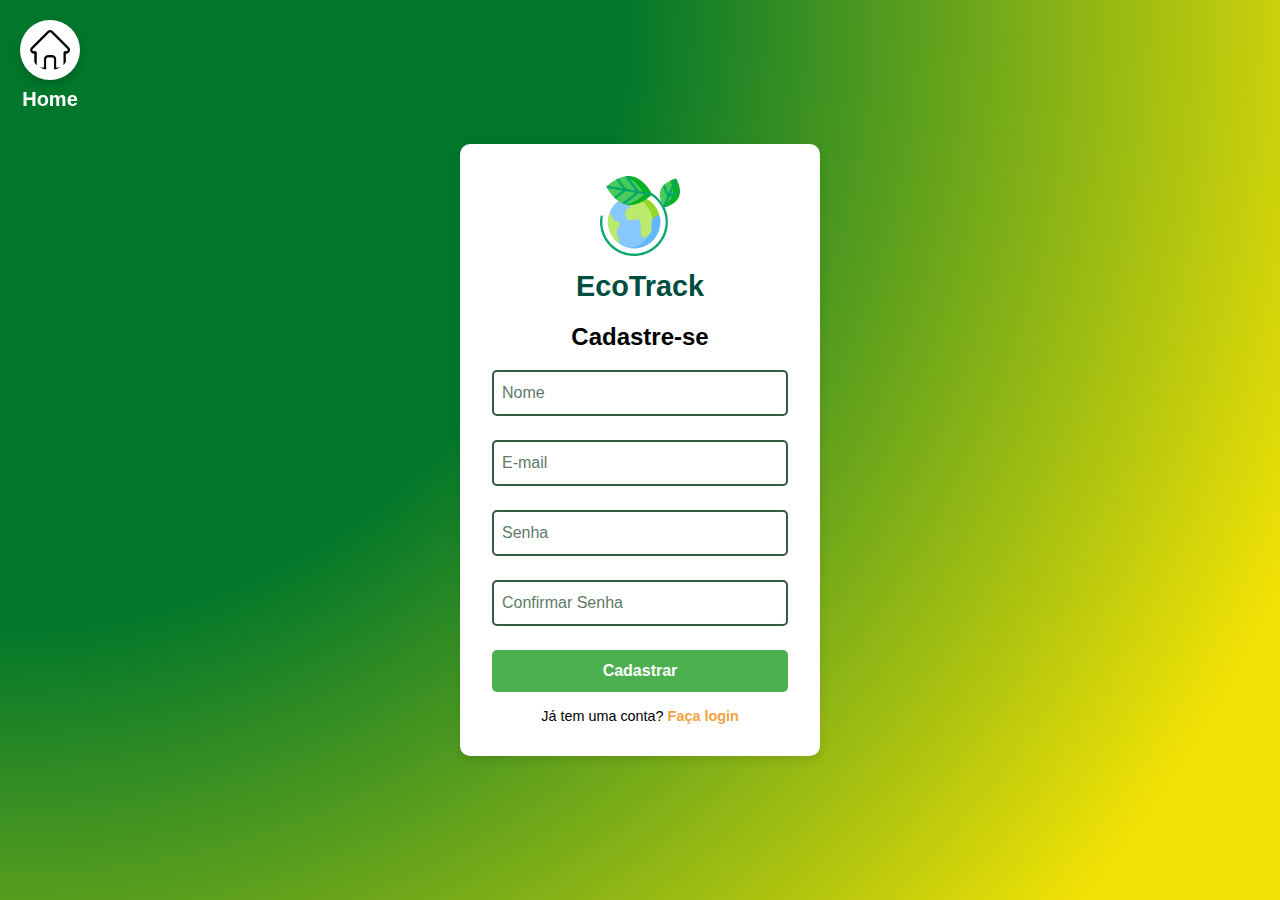
<file: templates/cadastro.html>
<!DOCTYPE html>
<html lang="pt-BR">
<head>
    <meta charset="UTF-8">
    <meta name="viewport" content="width=device-width, initial-scale=1.0">
    <title>EcoTrack - Cadastro</title>
    <link rel="stylesheet" href="/static/css/cadastro.css">
</head>
<body>
    <!-- Botão de voltar para Home -->
    <a href="/" class="btn-home">
    <img src="/static/img/index/home.png" alt="Ícone Home">
    <span>Home</span>
    </a>
    <div class="cadastro-container">
        <div class="cadastro-box">
            <div class="logo">
                <img src="/static/img/index/icone-planeta.png" alt="Ícone Planeta">
                <h1>EcoTrack</h1>
            </div>
            <h2>Cadastre-se</h2>
            <form action="/cadastro" method="POST">
                <div class="input-group">
                    <label for="nome" class="floating-label">Nome</label>
                    <input type="text" id="nome" name="nome" required>
                </div>

                <div class="input-group">
                    <label for="email" class="floating-label">E-mail</label>
                    <input type="email" id="email" name="email"  required>
                </div>

                <div class="input-group">
                    <label for="senha" class="floating-label">Senha</label>
                    <input type="password" id="senha" name="senha" required>
                </div>

                <div class="input-group">
                    <label for="confirmar-senha" class="floating-label">Confirmar Senha</label>
                    <input type="password" id="confirmar-senha" name="confirmar-senha" required>
                </div>

                <button type="submit" class="btn-primary">Cadastrar</button>
            </form>

            

            <p class="login-link">Já tem uma conta? <a href="/login">Faça login</a></p>
        </div>
    </div>
    <script src="/static/js/cadastro.js"></script>
</body>
</html>
</file>
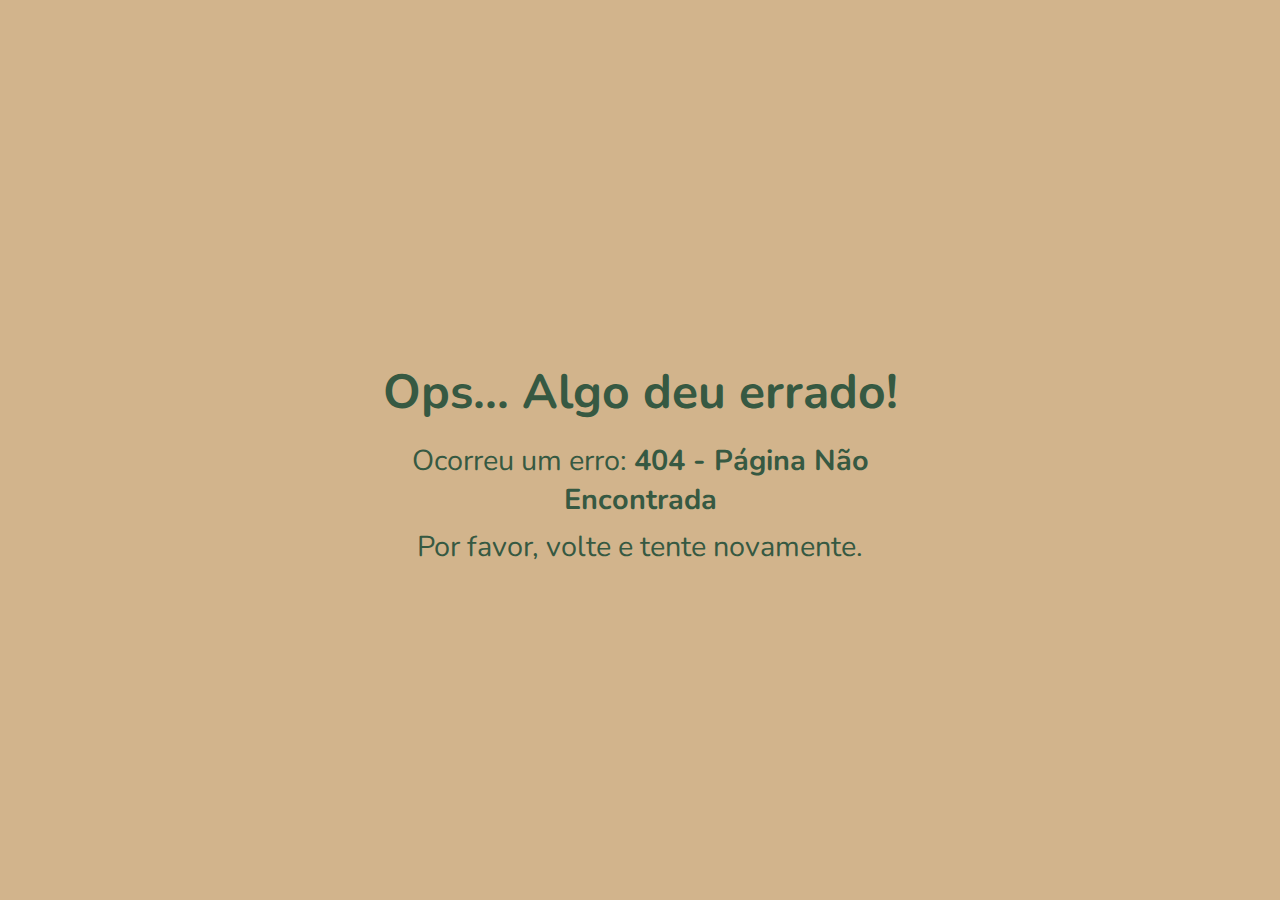
<file: templates/erro.html>
<!DOCTYPE html>
<html lang="pt-BR">
<head>
  <meta charset="UTF-8">
  <meta name="viewport" content="width=device-width, initial-scale=1.0">

  <title>Ops... Algo deu errado!</title>
  <link rel="icon" type="image/png" href="/static/img/index/icone-planeta.png">

  <link rel="stylesheet" href="https://fonts.googleapis.com/css2?family=Nunito:wght@400;700&display=swap">
  <style>
    body {
      margin: 0;
      padding: 0;
      font-family: 'Nunito', sans-serif;
      display: flex;
      justify-content: center;
      align-items: center;
      height: 100vh;
      background-color: #D2B48C;
      color: #365942;
      text-align: center;
    }
    .error-container {
      max-width: 600px;
      padding: 2rem;
    }
    h1 {
      font-size: 3rem;
      margin-bottom: 1rem;
    }
    p {
      font-size: 1.8rem;
      margin: 0.5rem 0;
    }
  </style>
</head>
<body>
  <div class="error-container">
    <h1>Ops... Algo deu errado!</h1>
    <p>Ocorreu um erro: <strong>404 - Página Não Encontrada</strong></p>
    <p>Por favor, volte e tente novamente.</p>
  </div>
</body>
</html>
</file>
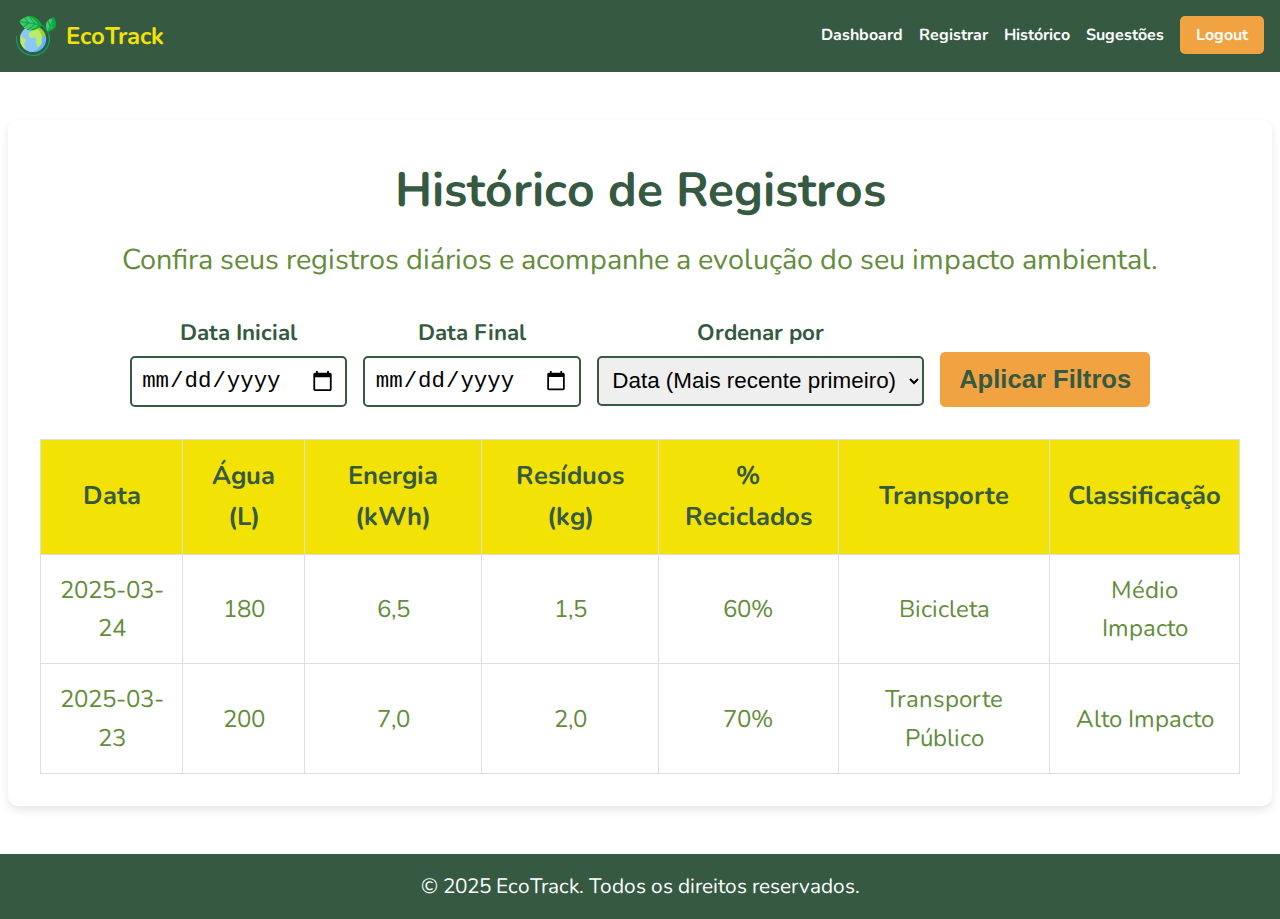
<file: templates/historico.html>
<!DOCTYPE html>
<html lang="pt-BR">
<head>
  <meta charset="UTF-8" />
  <meta name="viewport" content="width=device-width, initial-scale=1.0"/>

  <title>EcoTrack - Histórico</title>
  <link rel="icon" type="image/png" href="/static/img/index/icone-planeta.png">

  <link rel="stylesheet" href="https://fonts.googleapis.com/css2?family=Nunito:wght@400;700&display=swap">

  <link rel="stylesheet" href="/static/css/style.css">
  <link rel="stylesheet" href="/static/css/historico.css">
</head>
<body>
  <!-- Cabeçalho -->
  <header>
    <div class="logo">
      <a href="/dashboard" class="logo-link">
        <img src="/static/img/index/icone-planeta.png" alt="Ícone de planeta" class="logo-icon">
        <h1>EcoTrack</h1>
      </a>
    </div>
    <nav>
      <ul>
        <li><a href="/dashboard">Dashboard</a></li>
        <li><a href="/registro">Registrar</a></li>
        <li><a href="/historico" class="active">Histórico</a></li>
        <li><a href="/sugestoes">Sugestões</a></li>
        <li><a href="/logout" class="btn-primary">Logout</a></li>
      </ul>
    </nav>
  </header>

  <!-- Conteúdo Principal -->
  <main>
    <!-- Container principal que engloba filtros e tabela -->
    <section class="historico-container">
      <h2>Histórico de Registros</h2>
      <p>Confira seus registros diários e acompanhe a evolução do seu impacto ambiental.</p>

      <!-- Área de Filtros -->
      <form id="filtroForm" class="filtros-container">
        <div class="filter-item">
          <label for="dataInicio">Data Inicial</label>
          <input type="date" id="dataInicio" name="dataInicio">
        </div>
        <div class="filter-item">
          <label for="dataFim">Data Final</label>
          <input type="date" id="dataFim" name="dataFim">
        </div>
        <div class="filter-item">
          <label for="ordenar">Ordenar por</label>
          <select id="ordenar" name="ordenar">
            <option value="data_desc">Data (Mais recente primeiro)</option>
            <option value="data_asc">Data (Mais antigo primeiro)</option>
            <option value="agua">Consumo de Água</option>
            <option value="energia">Consumo de Energia</option>
            <option value="residuos">Resíduos Gerados</option>
            <option value="classificacao">Classificação</option>
          </select>
        </div>
        <button type="submit" class="btn-primary">Aplicar Filtros</button>
      </form>

      <!-- Tabela de Registros -->
      <div class="tabela-container">
        <table>
          <thead>
            <tr>
              <th>Data</th>
              <th>Água (L)</th>
              <th>Energia (kWh)</th>
              <th>Resíduos (kg)</th>
              <th>% Reciclados</th>
              <th>Transporte</th>
              <th>Classificação</th>
            </tr>
          </thead>
          <tbody>
            <tr>
              <td>2025-03-24</td>
              <td>180</td>
              <td>6,5</td>
              <td>1,5</td>
              <td>60%</td>
              <td>Bicicleta</td>
              <td>Médio Impacto</td>
            </tr>
            <tr>
              <td>2025-03-23</td>
              <td>200</td>
              <td>7,0</td>
              <td>2,0</td>
              <td>70%</td>
              <td>Transporte Público</td>
              <td>Alto Impacto</td>
            </tr>
          </tbody>
        </table>
        <!-- Mensagem caso não haja registros -->
        <div id="semRegistros" class="sem-registros" style="display: none;">
          <p>Nenhum registro encontrado. Comece a registrar seus dados diários!</p>
        </div>
      </div>
    </section>
  </main>

  <!-- Rodapé -->
  <footer>
    <p>&copy; 2025 EcoTrack. Todos os direitos reservados.</p>
  </footer>

  <script src="/static/js/historico.js"></script>
</body>
</html>
</file>
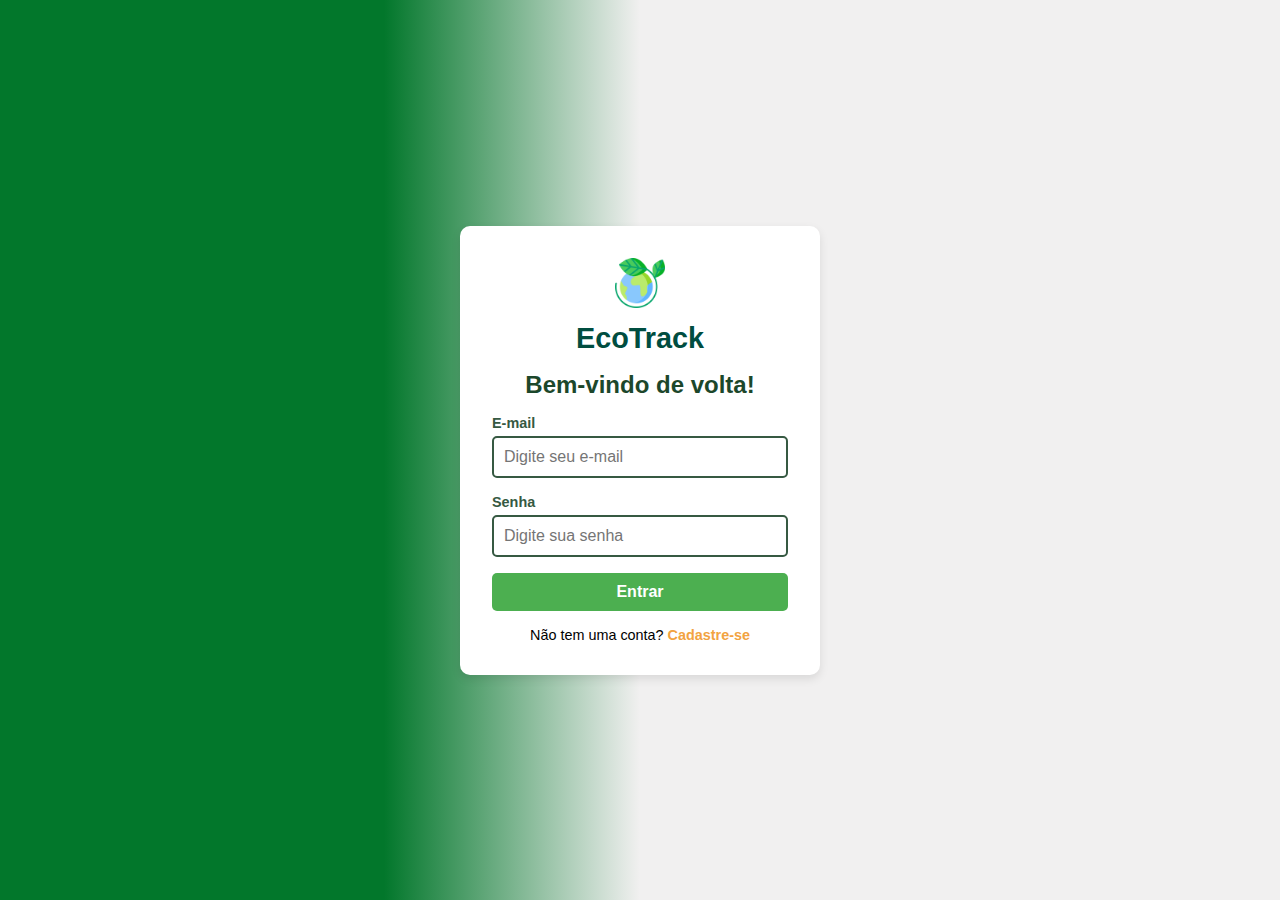
<file: templates/login.html>
<!DOCTYPE html>
<html lang="pt-BR">
<head>
    <meta charset="UTF-8">
    <meta name="viewport" content="width=device-width, initial-scale=1.0">
    <title>EcoTrack - Login</title>
    <link rel="stylesheet" href="/static/css/login.css">
</head>
<body>
    <div class="login-container">
        <div class="login-box">
            <div class="logo">
                <img src="/static/img/index/icone-planeta.png" alt="EcoTrack Logo">
                <h1>EcoTrack</h1>
            </div>
            <h2>Bem-vindo de volta!</h2>
            <form action="/login" method="POST">
                <div class="input-group">
                    <label for="email">E-mail</label>
                    <input type="email" id="email" name="email" required placeholder="Digite seu e-mail">
                </div>
                <div class="input-group">
                    <label for="password">Senha</label>
                    <input type="password" id="password" name="password" required placeholder="Digite sua senha">
                </div>
                <button type="submit" class="btn-primary">Entrar</button>
            </form>
            <p class="register-link">Não tem uma conta? <a href="/cadastro">Cadastre-se</a></p>
        </div>
    </div>
</body>
</html>
</file>
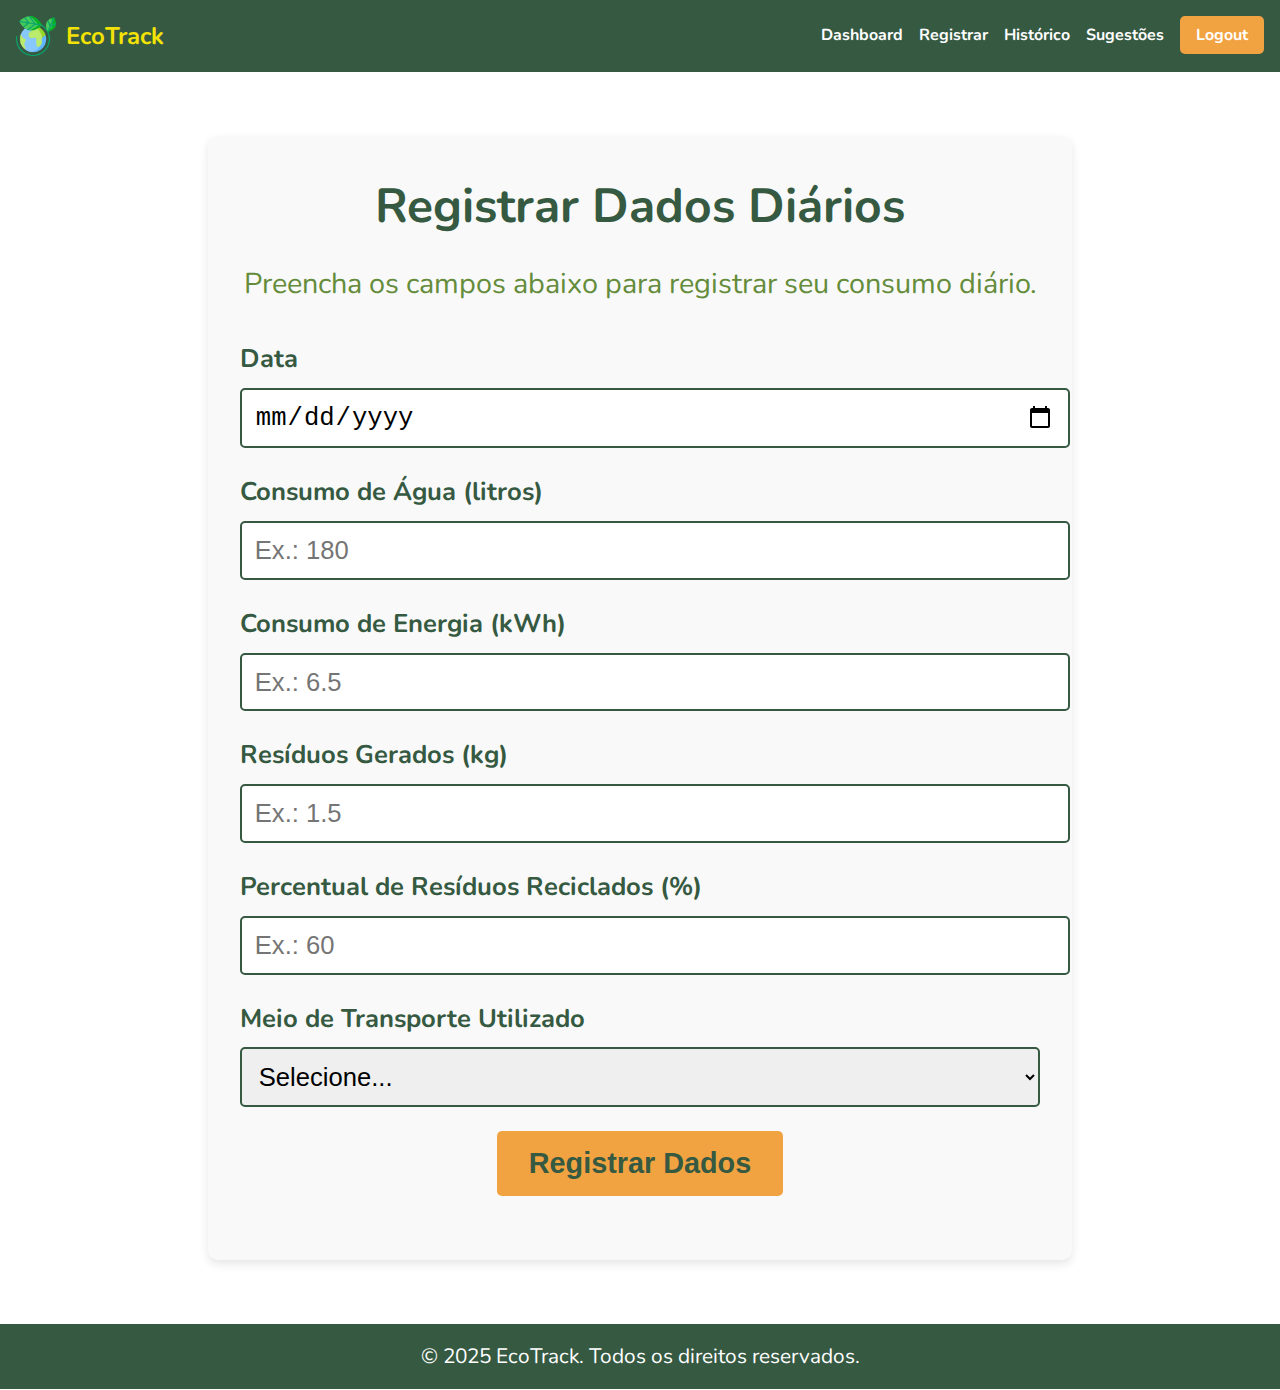
<file: templates/registro.html>
<!DOCTYPE html>
<html lang="pt-BR">
<head>
  <meta charset="UTF-8">
  <meta name="viewport" content="width=device-width, initial-scale=1.0">
  <title>EcoTrack - Registrar Dados Diários</title>
  <link rel="icon" type="image/png" href="/static/img/index/icone-planeta.png">

  <link rel="stylesheet" href="https://fonts.googleapis.com/css2?family=Nunito:wght@400;700&display=swap">

  <link rel="stylesheet" href="/static/css/style.css">
  <link rel="stylesheet" href="/static/css/registro.css">
</head>
<body>
  <!-- Cabeçalho -->
  <header>
    <div class="logo">
      <a href="/dashboard" class="logo-link">
        <img src="/static/img/index/icone-planeta.png" alt="Ícone de planeta" class="logo-icon">
        <h1>EcoTrack</h1>
      </a>
    </div>
    <nav>
      <ul>
        <li><a href="/dashboard">Dashboard</a></li>
        <li><a href="/registrar" class="active">Registrar</a></li>
        <li><a href="/historico">Histórico</a></li>
        <li><a href="/sugestoes">Sugestões</a></li>
        <li><a href="/logout" class="btn-primary">Logout</a></li>
      </ul>
    </nav>
  </header>

  <!-- Conteúdo Principal -->
  <main>
    <section class="registrar-section">
      <h2>Registrar Dados Diários</h2>
      <p>Preencha os campos abaixo para registrar seu consumo diário.</p>
      <form id="registrarForm">
        <div class="input-group">
          <label for="data">Data</label>
          <input type="date" id="data" name="data" required>
        </div>
        <div class="input-group">
            <label for="agua">Consumo de Água (litros)</label>
            <input type="number" id="agua" name="agua" placeholder="Ex.: 180" min="0" required>
        </div>
            <div class="input-group">
            <label for="energia">Consumo de Energia (kWh)</label>
            <input type="number" id="energia" name="energia" placeholder="Ex.: 6.5" step="0.1" min="0" required>
        </div>
            <div class="input-group">
            <label for="residuos">Resíduos Gerados (kg)</label>
            <input type="number" id="residuos" name="residuos" placeholder="Ex.: 1.5" step="0.1" min="0" required>
        </div>
            <div class="input-group">
            <label for="percentual">Percentual de Resíduos Reciclados (%)</label>
            <input type="number" id="percentual" name="percentual" placeholder="Ex.: 60" min="0" max="100" required>
        </div>
        <div class="input-group">
          <label for="transporte">Meio de Transporte Utilizado</label>
          <select id="transporte" name="transporte" required>
            <option value="">Selecione...</option>
            <option value="transporte_publico">Transporte Público</option>
            <option value="bicicleta">Bicicleta</option>
            <option value="caminhada">Caminhada</option>
            <option value="carro">Carro</option>
            <option value="carro_eletrico">Carro Elétrico</option>
            <option value="carona_compartilhada">Carona Compartilhada</option>
          </select>
        </div>
        <button type="submit" class="btn-primary">Registrar Dados</button>
      </form>
      <!-- Área de Feedback -->
      <div id="feedback" class="feedback"></div>
    </section>
  </main>

  <!-- Rodapé -->
  <footer>
    <p>&copy; 2025 EcoTrack. Todos os direitos reservados.</p>
  </footer>

  <!-- Script para manipulação do formulário -->
  <script src="/static/js/registro.js"></script>
</body>
</html>
</file>
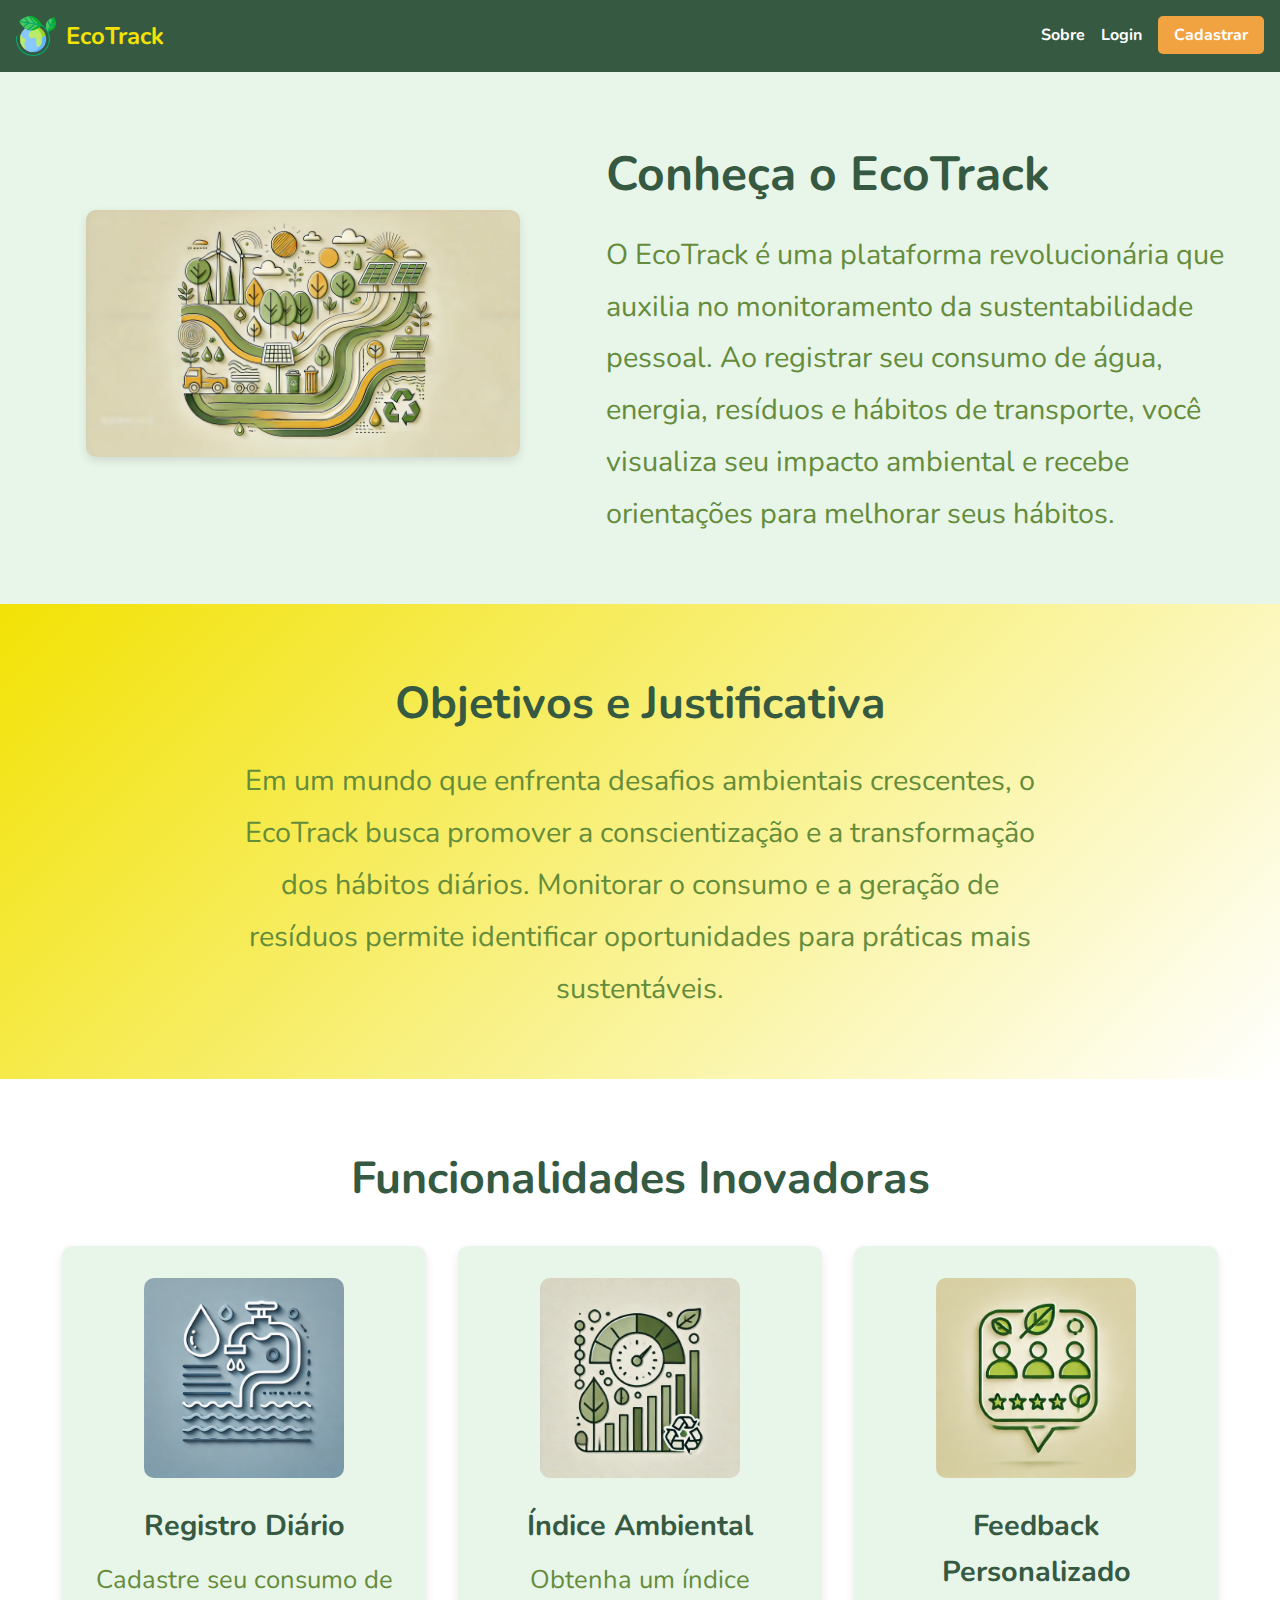
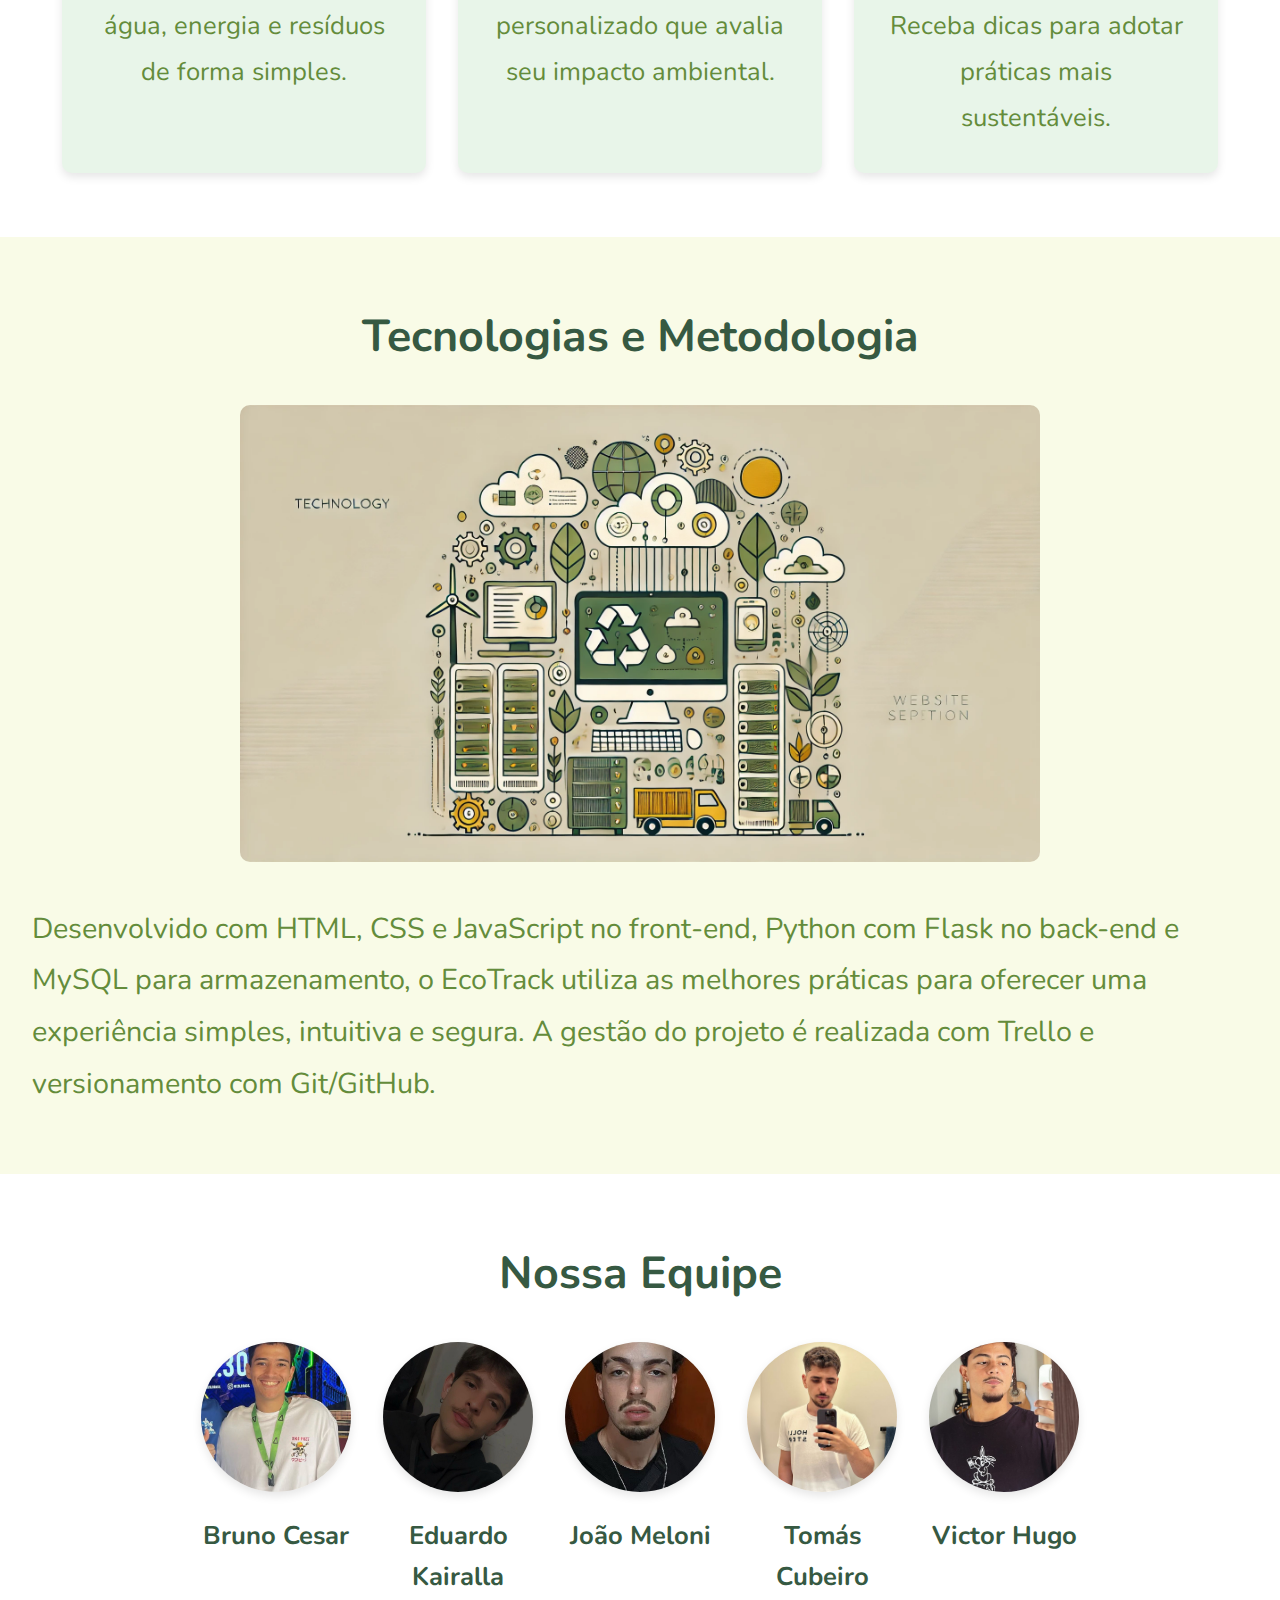
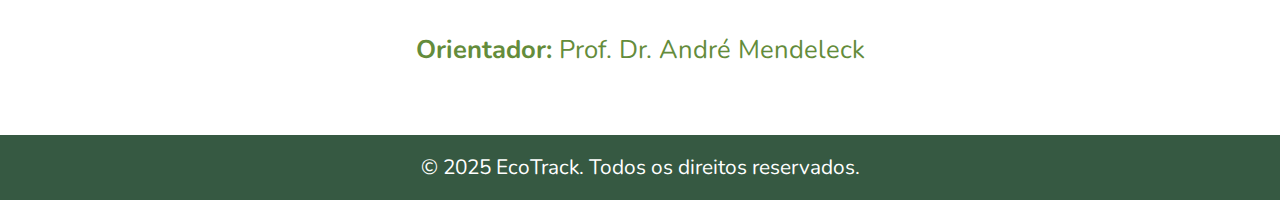
<file: templates/sobre.html>
<!DOCTYPE html>
<html lang="pt-BR">
<head>
  <meta charset="UTF-8">
  <meta name="viewport" content="width=device-width, initial-scale=1.0">
  <title>EcoTrack - Sobre</title>
  <link rel="icon" type="image/png" href="/static/img/index/icone-planeta.png">

  <link rel="stylesheet" href="https://fonts.googleapis.com/css2?family=Nunito:wght@400;700&display=swap">
  
  <link rel="stylesheet" href="/static/css/style.css">
  <link rel="stylesheet" href="/static/css/sobre.css">
</head>
<body>
  <!-- Cabeçalho -->
  <header>
    <div class="logo">
      <a href="/" class="logo-link">
        <img src="/static/img/index/icone-planeta.png" alt="Ícone de planeta" class="logo-icon">
        <h1>EcoTrack</h1>
      </a>
    </div>
    <nav>
      <ul>
        <li><a href="/sobre" class="active">Sobre</a></li>
        <li><a href="/login">Login</a></li>
        <li><a href="#" class="btn-primary">Cadastrar</a></li>
      </ul>
    </nav>
  </header>

  <!-- Conteúdo Principal -->
  <main>
    <!-- Seção de Introdução -->
    <section class="sobre-introducao">
      <div class="intro-container">
        <div class="intro-img">
          <img src="/static/img/sobre/ilustracao_sustentabilidade_sobre.webp" alt="Ilustração de sustentabilidade" class="ilustracao_sustentabilidade_sobre">
        </div>
        <div class="intro-text">
          <h2>Conheça o EcoTrack</h2>
          <p>
            O EcoTrack é uma plataforma revolucionária que auxilia no monitoramento da sustentabilidade pessoal. Ao registrar seu consumo de água, energia, resíduos e hábitos de transporte, você visualiza seu impacto ambiental e recebe orientações para melhorar seus hábitos.
          </p>
        </div>
      </div>
    </section>

    <!-- Seção de Objetivos e Justificativa -->
    <section class="sobre-objetivos">
      <div class="objetivos-content">
        <h2>Objetivos e Justificativa</h2>
        <p>
          Em um mundo que enfrenta desafios ambientais crescentes, o EcoTrack busca promover a conscientização e a transformação dos hábitos diários. Monitorar o consumo e a geração de resíduos permite identificar oportunidades para práticas mais sustentáveis.
        </p>
      </div>
    </section>

    <!-- Seção de Funcionalidades -->
    <section class="sobre-funcionalidades">
      <h2>Funcionalidades Inovadoras</h2>
      <div class="funcionalidades-grid">
        <div class="func-item">
          <img src="/static/img/sobre/icone-agua.webp" alt="Ícone de água" class="icone">
          <h3>Registro Diário</h3>
          <p>Cadastre seu consumo de água, energia e resíduos de forma simples.</p>
        </div>
        <div class="func-item">
          <img src="/static/img/sobre/icone-indice.webp" alt="Ícone de índice" class="icone">
          <h3>Índice Ambiental</h3>
          <p>Obtenha um índice personalizado que avalia seu impacto ambiental.</p>
        </div>
        <div class="func-item">
          <img src="/static/img/sobre/icone-feedback.webp" alt="Ícone de feedback" class="icone">
          <h3>Feedback Personalizado</h3>
          <p>Receba dicas para adotar práticas mais sustentáveis.</p>
        </div>
      </div>
    </section>

    <!-- Seção de Tecnologias e Metodologia -->
    <section class="sobre-tecnologias">
      <h2>Tecnologias e Metodologia</h2>
      <div class="tecnologias-container">
        <div class="tec-img">
          <img src="/static/img/sobre/tecnologia-sobre.webp" alt="Ícone de tecnologias">
        </div>
        <div class="tec-text">
          <p>
            Desenvolvido com HTML, CSS e JavaScript no front-end, Python com Flask no back-end e MySQL para armazenamento, o EcoTrack utiliza as melhores práticas para oferecer uma experiência simples, intuitiva e segura. A gestão do projeto é realizada com Trello e versionamento com Git/GitHub.
          </p>
        </div>
      </div>
    </section>

    <!-- Seção da Equipe -->
    <section class="sobre-equipe">
      <h2>Nossa Equipe</h2>
      <div class="equipe-grid">
        <div class="equipe-item">
          <img src="/static/img/sobre/bruno-cesar-foto.jpeg" alt="Bruno Cesar" class="equipe-img">
          <h3>Bruno Cesar</h3>
        </div>
        <div class="equipe-item">
          <img src="/static/img/sobre/eduardo-kairalla-foto.jpeg" alt="Eduardo Kairalla" class="equipe-img">
          <h3>Eduardo Kairalla</h3>
        </div>
        <div class="equipe-item">
          <img src="/static/img/sobre/joao-meloni-foto.jpeg" alt="João Meloni" class="equipe-img">
          <h3>João Meloni</h3>
        </div>
        <div class="equipe-item">
          <img src="/static/img/sobre/tomas-cubeiro-foto.jpeg" alt="Tomás Cubeiro" class="equipe-img">
          <h3>Tomás Cubeiro</h3>
        </div>
        <div class="equipe-item">
          <img src="/static/img/sobre/victor-hugo-foto.jpeg" alt="Victor Hugo" class="equipe-img">
          <h3>Victor Hugo</h3>
        </div>
      </div>
      <p class="orientador"><strong>Orientador:</strong> Prof. Dr. André Mendeleck</p>
    </section>
  </main>

  <!-- Rodapé -->
  <footer>
    <p>&copy; 2025 EcoTrack. Todos os direitos reservados.</p>
  </footer>

</body>
</html>
</file>
<file: static/css/historico.css>
/* Container principal */
.historico-container {
    max-width: 1200px;
    margin: 3rem auto;
    background-color: #ffffff;
    padding: 2rem;
    border-radius: 10px;
    box-shadow: 0 4px 10px rgba(0, 0, 0, 0.1);
    text-align: center;
  }
  
  .historico-container h2 {
    font-size: 3rem;
    color: #365942;
    margin-bottom: 0.5rem;
    font-weight: 700;
  }
  
  .historico-container p {
    font-size: 1.8rem;
    color: #648c3b;
    margin-bottom: 2rem;
  }
  
  /* Área de Filtros */
  .filtros-container {
    display: flex;
    flex-wrap: wrap;
    gap: 1rem;
    justify-content: center;
    margin-bottom: 2rem;
  }
  
  .filter-item {
    display: flex;
    flex-direction: column;
    min-width: 180px;
  }
  
  .filter-item label {
    font-size: 1.4rem;
    color: #365942;
    margin-bottom: 0.3rem;
    font-weight: 700;
  }
  
  .filter-item input,
  .filter-item select {
    padding: 0.6rem;
    font-size: 1.4rem;
    border: 2px solid #365942;
    border-radius: 5px;
    transition: border-color 0.3s ease;
  }
  
  .filter-item input:focus,
  .filter-item select:focus {
    border-color: #f2a341;
    outline: none;
  }
  
  .filtros-container button.btn-primary {
    padding: 0.8rem 1.2rem;
    background-color: #f2a341;
    color: #365942;
    border: none;
    border-radius: 5px;
    font-size: 1.6rem;
    font-weight: 700;
    cursor: pointer;
    align-self: flex-end;
    transition: background-color 0.3s ease;
  }
  
  .filtros-container button.btn-primary:hover {
    background-color: #e09d32;
  }
  
  /* Tabela de Registros */
  .tabela-container {
    overflow-x: auto;
  }
  
  table {
    width: 100%;
    border-collapse: collapse;
    margin: 0 auto;
  }
  
  thead th {
    background-color: #f2e205;
    color: #365942;
    font-weight: 700;
    font-size: 1.6rem;
    padding: 1rem;
    border: 1px solid #ddd;
    text-align: center;
  }
  
  tbody td {
    font-size: 1.5rem;
    color: #648c3b;
    padding: 1rem;
    border: 1px solid #ddd;
    text-align: center;
  }
  
  .sem-registros {
    margin-top: 2rem;
    font-size: 1.8rem;
    color: #648c3b;
  }
</file>
<file: static/css/registro.css>
/* Estilo para a seção principal do formulário */
.registrar-section {
  max-width: 800px;
  margin: 4rem auto;
  padding: 2rem;
  background-color: #f9f9f9;
  border-radius: 10px;
  box-shadow: 0 4px 10px rgba(0, 0, 0, 0.1);
  text-align: center;
}

.registrar-section h2 {
  font-size: 3rem;
  color: #365942;
  margin-bottom: 1rem;
  font-weight: 700;
}

.registrar-section p {
  font-size: 1.8rem;
  color: #648c3b;
  margin-bottom: 2rem;
}

/* Estilos para os grupos de entrada */
.input-group {
  margin-bottom: 1.5rem;
  text-align: left;
}

.input-group label {
  display: block;
  font-size: 1.6rem;
  color: #365942;
  margin-bottom: 0.5rem;
  font-weight: 700;
}

.input-group input,
.input-group select {
  width: 100%;
  padding: 0.8rem;
  font-size: 1.6rem;
  border: 2px solid #365942;
  border-radius: 5px;
  transition: border-color 0.3s ease;
}

.input-group input:focus,
.input-group select:focus {
  border-color: #f2a341;
  outline: none;
}

/* Botão de envio */
button.btn-primary {
  padding: 1rem 2rem;
  background-color: #f2a341;
  color: #365942;
  border: none;
  border-radius: 5px;
  font-size: 1.8rem;
  font-weight: 700;
  cursor: pointer;
  transition: background-color 0.3s ease;
}

button.btn-primary:hover {
  background-color: #e09d32;
}

/* Área de feedback */
.feedback {
  margin-top: 2rem;
  font-size: 1.8rem;
  color: #365942;
}
</file>
<file: static/css/sobre.css>
/* --- Seção Introdução --- */
.sobre-introducao .intro-container {
  display: flex;
  flex-wrap: wrap;
  align-items: center;
  justify-content: center;
  gap: 2rem;
  padding: 4rem 2rem;
  background-color: #e8f5e9;
}

.sobre-introducao .intro-img {
  flex: 1 1 300px;
  text-align: center;
}

.sobre-introducao .intro-img img {
  max-width: 100%;
  border-radius: 10px;
  box-shadow: 0 4px 10px rgba(0, 0, 0, 0.1);
}

.sobre-introducao .intro-text {
  flex: 1 1 400px;
}

.sobre-introducao .intro-text h2 {
  font-size: 3rem;
  color: #365942;
  margin-bottom: 1rem;
  font-weight: 700;
}

.sobre-introducao .intro-text p {
  font-size: 1.8rem;
  color: #648c3b;
  line-height: 1.8;
}

.ilustracao_sustentabilidade_sobre {
  width: 80%;
}

/* --- Seção Objetivos e Justificativa --- */
.sobre-objetivos {
  background: linear-gradient(135deg, #f2e205, #fff);
  padding: 4rem 2rem;
  text-align: center;
}

.sobre-objetivos .objetivos-content {
  max-width: 800px;
  margin: 0 auto;
}

.sobre-objetivos h2 {
  font-size: 2.8rem;
  color: #365942;
  margin-bottom: 1rem;
  font-weight: 700;
}

.sobre-objetivos p {
  font-size: 1.8rem;
  color: #648c3b;
  line-height: 1.8;
}

/* --- Seção Funcionalidades --- */
.sobre-funcionalidades {
  padding: 4rem 2rem;
  background-color: #ffffff;
  text-align: center;
}

.sobre-funcionalidades h2 {
  font-size: 2.8rem;
  color: #365942;
  margin-bottom: 2rem;
  font-weight: 700;
}

.funcionalidades-grid {
  display: flex;
  flex-wrap: wrap;
  gap: 2rem;
  justify-content: center;
}

.func-item {
  background: #e8f5e9;
  padding: 2rem;
  border-radius: 10px;
  width: 300px;
  box-shadow: 0 4px 10px rgba(0, 0, 0, 0.1);
  text-align: center;
}

.func-item img {
  margin-bottom: 1rem;
}

.func-item h3 {
  font-size: 1.8rem;
  color: #365942;
  margin-bottom: 0.5rem;
  font-weight: 700;
}

.func-item p {
  font-size: 1.6rem;
  color: #648c3b;
  line-height: 1.8;
}

.icone {
  width: 200px;
  height: auto;
  border-radius: 10px;
  margin-bottom: 1rem;
  object-fit: cover;
}

/* --- Seção Tecnologias --- */
.sobre-tecnologias {
  padding: 4rem 2rem;
  background-color: #f9fbe7;
}

.sobre-tecnologias h2 {
  text-align: center;
  font-size: 2.8rem;
  color: #365942;
  margin-bottom: 2rem;
  font-weight: 700;
}

.tecnologias-container {
  display: flex;
  flex-wrap: wrap;
  gap: 2rem;
  justify-content: center;
  align-items: center;
}

.tec-img {
  flex: 1 1 300px;
  text-align: center;
  width: 800px;
  height: auto;
}

.tec-img img {
  max-width: 800px;
  border-radius: 10px;
}

.tec-text {
  flex: 2 1 400px;
}

.tec-text p {
  font-size: 1.8rem;
  color: #648c3b;
  line-height: 1.8;
}

/* --- Seção Equipe --- */
.sobre-equipe {
  padding: 4rem 2rem;
  background-color: #ffffff;
  text-align: center;
}

.sobre-equipe h2 {
  font-size: 2.8rem;
  color: #365942;
  margin-bottom: 2rem;
  font-weight: 700;
}

.equipe-grid {
  display: flex;
  flex-wrap: wrap;
  gap: 2rem;
  justify-content: center;
}

.equipe-item {
  width: 150px;
  text-align: center;
}

.equipe-img {
  width: 150px;
  height: 150px;
  border-radius: 50%;
  object-fit: cover;
  box-shadow: 0 4px 10px rgba(0, 0, 0, 0.1);
  margin-bottom: 1rem;
}

.equipe-item h3 {
  font-size: 1.6rem;
  color: #365942;
  font-weight: 700;
}

.orientador {
  font-size: 1.6rem;
  color: #648c3b;
  margin-top: 2rem;
}
</file>
<file: static/css/cadastro.css>
/* Reset básico */
* {
    margin: 0;
    padding: 0;
    box-sizing: border-box;
    font-family: 'Nunito', sans-serif;
}

/* Fundo com efeito de cor nos cantos */
body {
    height: 100vh;
    display: flex;
    justify-content: center;
    align-items: center;
    background: radial-gradient(circle at top left, #02772b 40%, #f2e205 90%);
}

/* Container do cadastro */
.cadastro-container {
    width: 100%;
    max-width: 400px;
    padding: 20px;
}

/* Caixa do cadastro */
.cadastro-box {
    background: white;
    padding: 2rem;
    border-radius: 10px;
    box-shadow: 0 4px 10px rgba(0, 0, 0, 0.1);
    text-align: center;
}

/* Logo */
.logo img {
    width: 80px;
    margin-bottom: 10px;
}

.logo h1 {
    font-size: 1.8rem;
    color: #004D40;
    font-weight: 700;
}

/* Título */
h2 {
    margin: 1.2rem 0;
    color: #000000;
}

/* Campos de entrada */
.input-group {
    position: relative;
    margin-bottom: 1.5rem;
    text-align: left;
}

/* Labels animadas */
.floating-label {
    position: absolute;
    left: 10px;
    top: 50%;
    transform: translateY(-50%);
    font-size: 1rem;
    color: #365942;
    transition: all 0.3s ease-in-out;
    pointer-events: none;
    opacity: 0.8;
}

/* Inputs */
.input-group input {
    width: 100%;
    padding: 12px;
    border: 2px solid #365942;
    border-radius: 5px;
    font-size: 1rem;
    outline: none;
    transition: border-color 0.3s ease-in-out;
}

/* Efeito quando o input é focado */
.input-group input:focus {
    border-color: #F2A341;
}

/* Animação da label subindo letra por letra */
.floating-label.ativo {
    top: -10px;
    font-size: 0.9rem;
    color: #F2A341;
    animation: subirLabel 0.4s ease-in-out forwards;
}

@keyframes subirLabel {
    0% { letter-spacing: 0px; opacity: 0; }
    100% { letter-spacing: 2px; opacity: 1; }
}

/* Botão de cadastro */
.btn-primary {
    width: 100%;
    padding: 12px;
    background-color: #4CAF50;
    color: white;
    border: none;
    border-radius: 5px;
    font-size: 1rem;
    font-weight: bold;
    cursor: pointer;
    transition: 0.3s ease-in-out;
}

.btn-primary:hover {
    background-color: #244630;
    transform: scale(1.05);
}

/* Link para login */
.login-link {
    margin-top: 1rem;
    font-size: 0.9rem;
    color: #000000;
}

.login-link a {
    color: #F2A341;
    text-decoration: none;
    font-weight: bold;
}

.login-link a:hover {
    text-decoration: underline;
}
/* Botão de voltar para home */
.btn-home {
    position: fixed;
    top: 20px;  /* Move o botão para o topo */
    left: 20px; /* Mantém no canto esquerdo */
    display: flex;
    flex-direction: column;
    align-items: center;
    text-decoration: none;
    color: black;
    font-weight: bold;
    font-size: 16px; /* Texto um pouco maior */
    transition: 0.3s ease-in-out;
}

.btn-home img {
    width: 60px; /* Ícone maior */
    height: 60px;
    background-color: white;
    border-radius: 50%;
    padding: 10px;
    box-shadow: 0 4px 8px rgba(0, 0, 0, 0.2);
    transition: 0.3s ease-in-out;
}

.btn-home:hover img {
    background-color: #ddd;
    transform: scale(1.1);
}

.btn-home span {
    margin-top: 8px;
    font-size: 20px; /* Ajuste fino do texto */
    color: #ffffff;
}
</file>
<file: static/css/style.css>
/* Reset*/
html, body, div, span, h1, h2, h3, h4, h5, h6, p, a, img, ul, ol, li, footer, header, nav, section {
    margin: 0;
    padding: 0;
    border: 0;
    font-size: 100%;
    font: inherit;
    vertical-align: baseline;
}

body {
    font-family: 'Nunito', sans-serif;
    line-height: 1.6;
    background-color: #ffffff;
    color: #365942;
    display: flex;
    flex-direction: column;
    min-height: 100vh;
}

/* Overlay para a imagem expandida */
.overlay {
    display: none; /* Escondido por padrão */
    position: fixed;
    top: 0;
    left: 0;
    width: 100%;
    height: 100%;
    background-color: rgba(0, 0, 0, 0.9); /* Fundo escuro */
    z-index: 1000; /* Garante que o overlay fique acima de tudo */
    justify-content: center;
    align-items: center;
}

.expanded-img {
    max-width: 90%;
    max-height: 90%;
    border-radius: 10px;
}

.close-btn {
    position: absolute;
    top: 20px;
    right: 30px;
    color: white;
    font-size: 40px;
    font-weight: bold;
    cursor: pointer;
}

.close-btn:hover {
    color: #F2A341;
}

.clickable-img {
    cursor: pointer;
    transition: transform 0.3s ease;
}

.clickable-img:hover {
    transform: scale(1.05);
}

/* Cabeçalho */
header {
    background-color: #365942;
    color: white;
    padding: 1rem;
    display: flex;
    justify-content: space-between;
    align-items: center;
}

header .logo {
    display: flex;
    align-items: center;
    gap: 10px;
}

header .logo-link {
    display: flex;
    align-items: center;
    gap: 10px;
    text-decoration: none;
    color: inherit;
}

header .logo h1 {
    font-size: 1.5rem;
    color: #F2E205;
    font-weight: 700;
}

header .logo-icon {
    width: 40px;
    height: auto;
}

header nav ul {
    list-style: none;
    display: flex;
    gap: 1rem;
}

header nav ul li a {
    color: white;
    text-decoration: none;
    font-weight: 700;
}

header nav ul li a.btn-primary {
    background-color: #F2A341;
    color: white;
    padding: 0.5rem 1rem;
    border-radius: 5px;
}

/* Seção Hero */
.hero {
    display: flex;
    justify-content: space-between;
    align-items: center;
    padding: 4rem 2rem;
    background-color: #358C3B;
    color: white;
}

.hero-content {
    max-width: 50%;
}

.hero-content h2 {
    font-size: 2.5rem; /* Aumentei o tamanho do título */
    margin-bottom: 1.5rem;
    font-weight: 700;
}

.hero-content p {
    font-size: 1.25rem; /* Aumentei o tamanho do parágrafo */
    margin-bottom: 2rem;
    line-height: 1.8;
}

.hero-content .btn-primary {
    background-color: #F2E205;
    color: #365942;
    padding: 0.75rem 1.5rem;
    border-radius: 5px;
    text-decoration: none;
    font-weight: 700;
    font-size: 1.1rem;
}

.hero-image img {
    max-width: 100%;
    border-radius: 10px;
}

/* Seção Sobre */
.about {
    padding: 4rem 2rem;
    text-align: center;
    background-color: #ffffff;
}

.about h2 {
    font-size: 2.8rem;
    margin-bottom: 1.5rem;
    color: #365942;
    font-weight: 700;
}

.about p {
    font-size: 2rem;
    max-width: 800px;
    margin: 0 auto;
    color: #648C3B;
    line-height: 1.8;
}

/* Seção Benefícios */
.benefits {
    padding: 4rem 2rem;
    background-color: #F2E205;
    text-align: center;
}

.benefits h2 {
    font-size: 2.8rem;
    margin-bottom: 1.5rem;
    color: #365942;
    font-weight: 700;
}

.benefits-grid {
    display: flex;
    justify-content: space-around;
    gap: 1rem;
}

.benefit-item {
    background-color: white;
    padding: 1.5rem;
    border-radius: 10px;
    box-shadow: 0 0 10px rgba(0, 0, 0, 0.1);
    max-width: 300px;
}

.benefit-item img {
    margin-bottom: 1rem;
}

.benefit-item h3 {
    font-size: 1.6rem;
    color: #365942;
    margin-bottom: 0.5rem;
    font-weight: 700;
}

.benefit-item p {
    font-size: 1.5rem;
    color: #648C3B;
    line-height: 1.6;
}

.icon {
    width: 100%;
}

/* Rodapé */
footer {
    background-color: #365942;
    color: white;
    text-align: center;
    padding: 1rem;
    margin-top: auto;
}

footer p {
    font-size: 1.3rem;
}
</file>
<file: static/css/login.css>
/* Reset básico */
* {
    margin: 0;
    padding: 0;
    box-sizing: border-box;
    font-family: 'Nunito', sans-serif;
}

/* Fundo metade verde, metade branco */
body {
    height: 100vh;
    display: flex;
    justify-content: center;
    align-items: center;
    background: linear-gradient(to right, #02772b 30%, #f1f0f0 50%);
}

/* Container do login */
.login-container {
    width: 100%;
    max-width: 400px;
    padding: 20px;
    position: relative;
    z-index: 1;
}

/* Caixa do login */
.login-box {
    background: white;
    padding: 2rem;
    border-radius: 10px;
    box-shadow: 0 4px 10px rgba(0, 0, 0, 0.1);
    text-align: center;
}

/* Logo */
.logo img {
    width: 50px;
    margin-bottom: 10px;
}

.logo h1 {
    font-size: 1.8rem;
    color: #004D40;
    font-weight: 700;
}

/* Título */
h2 {
    margin: 1rem 0;
    color: #1c472b;
}

/* Campos de entrada */
.input-group {
    margin-bottom: 1rem;
    text-align: left;
}

.input-group label {
    display: block;
    font-size: 0.9rem;
    font-weight: bold;
    color: #365942;
    margin-bottom: 5px;
}

.input-group input {
    width: 100%;
    padding: 10px;
    border: 2px solid #365942;
    border-radius: 5px;
    font-size: 1rem;
    transition: 0.3s;
}

.input-group input:focus {
    border-color: #F2A341;
    outline: none;
}

/* Botão de login */
.btn-primary {
    width: 100%;
    padding: 10px;
    background-color: #4CAF50;
    color: white;
    border: none;
    border-radius: 5px;
    font-size: 1rem;
    font-weight: bold;
    cursor: pointer;
    transition: 0.3s;
}

.btn-primary:hover {
    background-color: #2a4a34;
}

/* Link para cadastro */
.register-link {
    margin-top: 1rem;
    font-size: 0.9rem;
}

.register-link a {
    color: #F2A341;
    text-decoration: none;
    font-weight: bold;
}

.register-link a:hover {
    text-decoration: underline;
}
</file>
